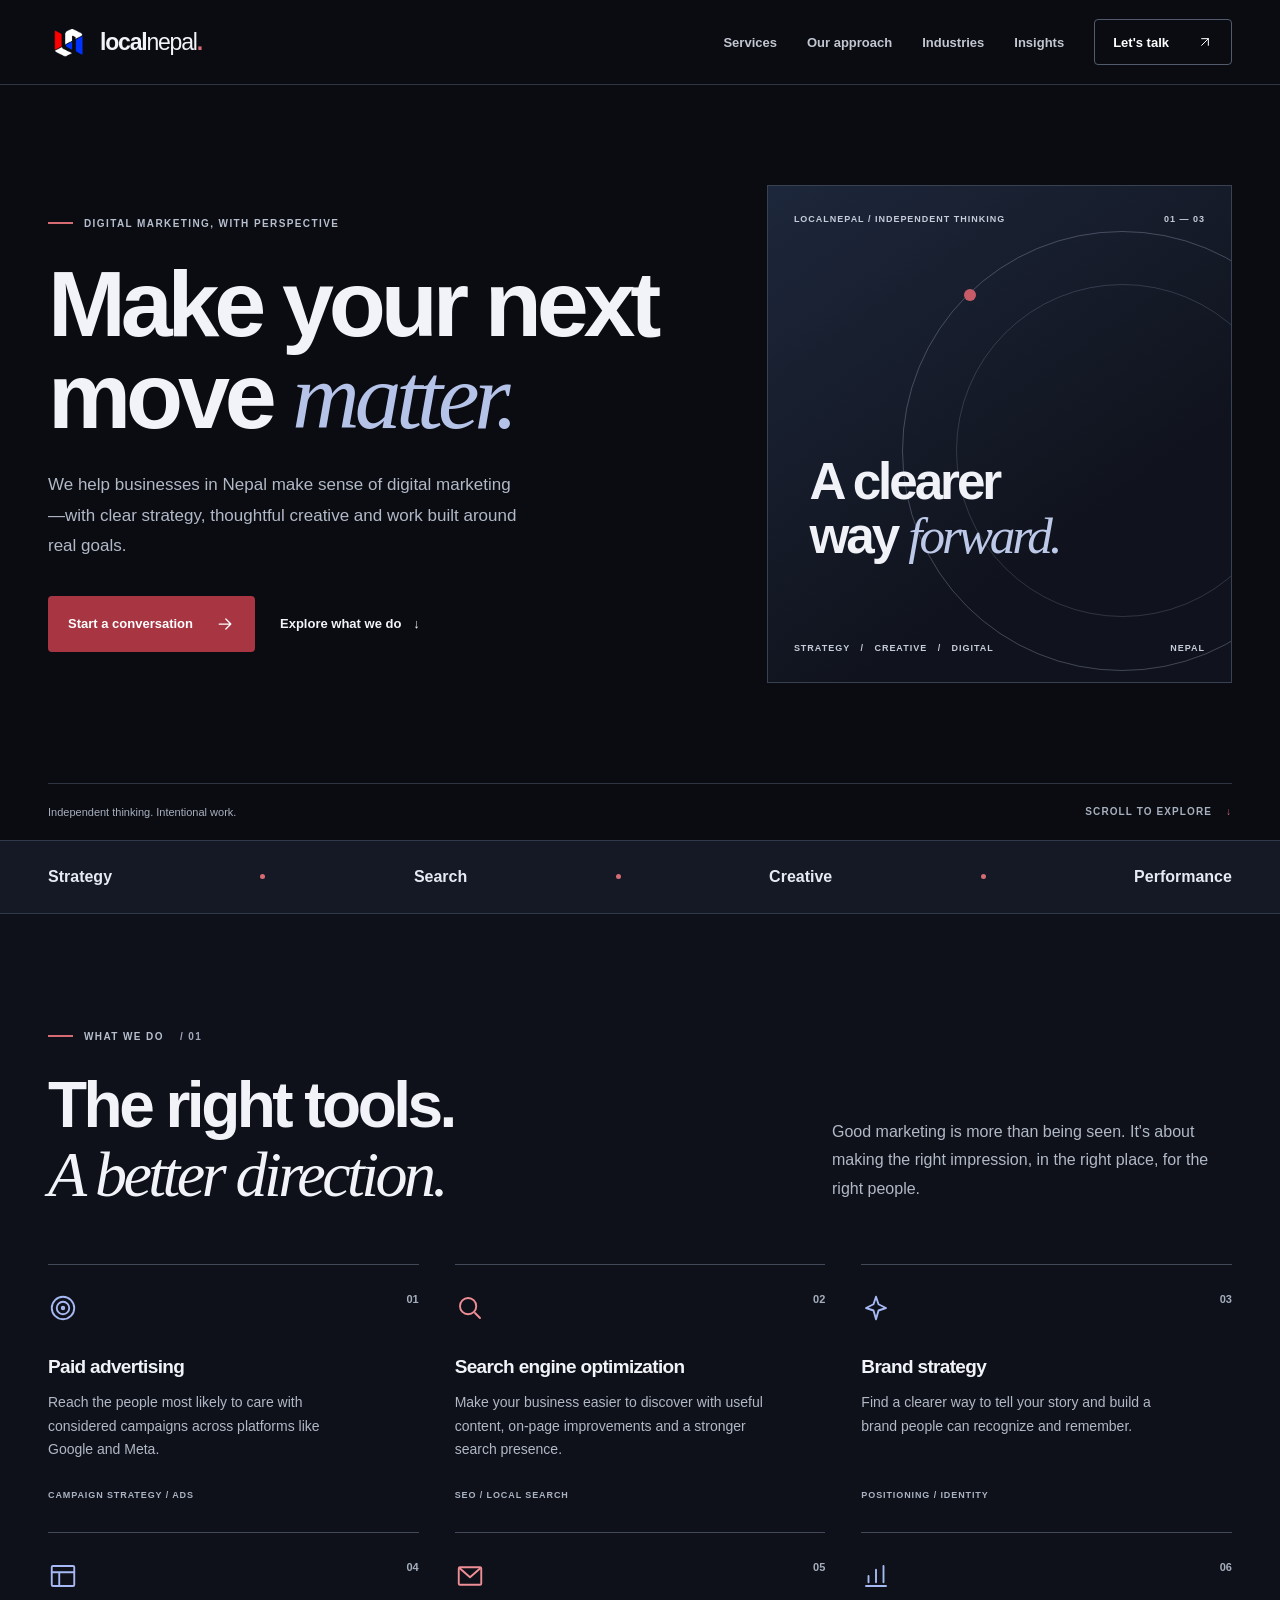
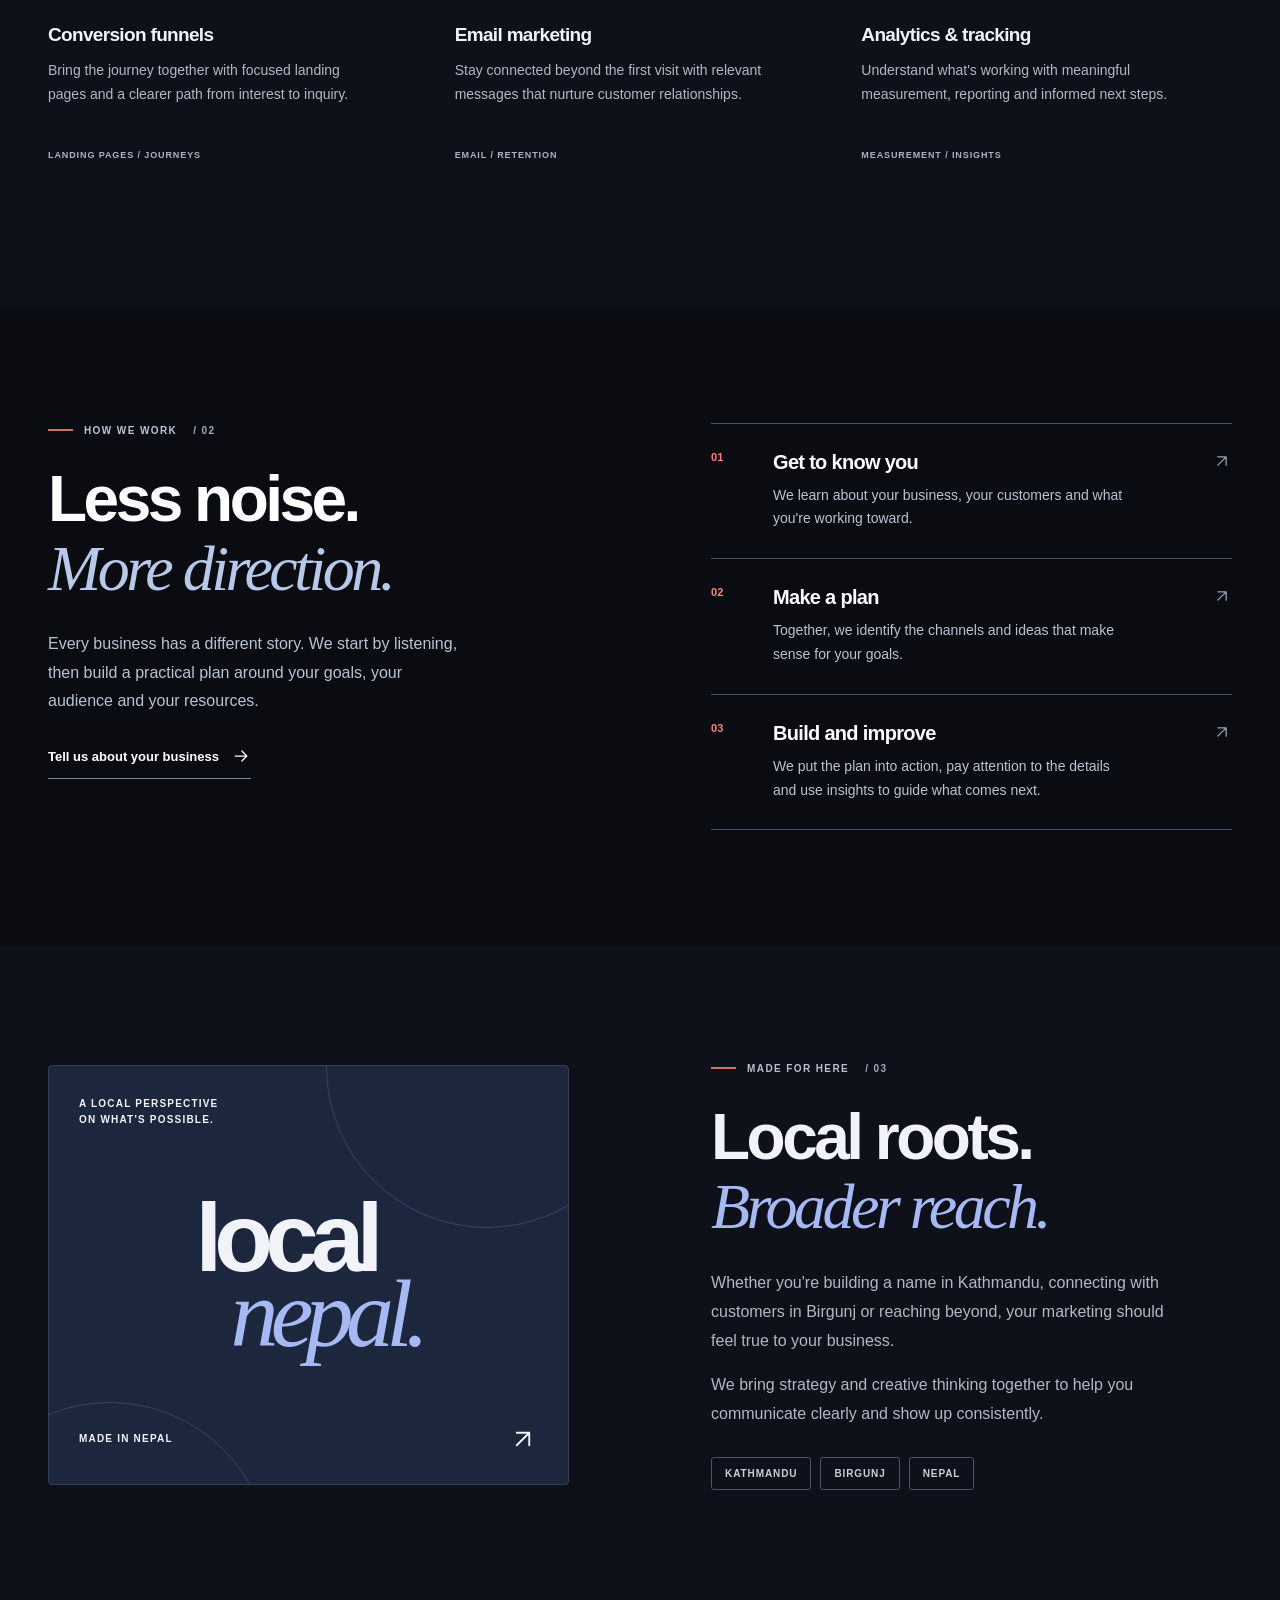
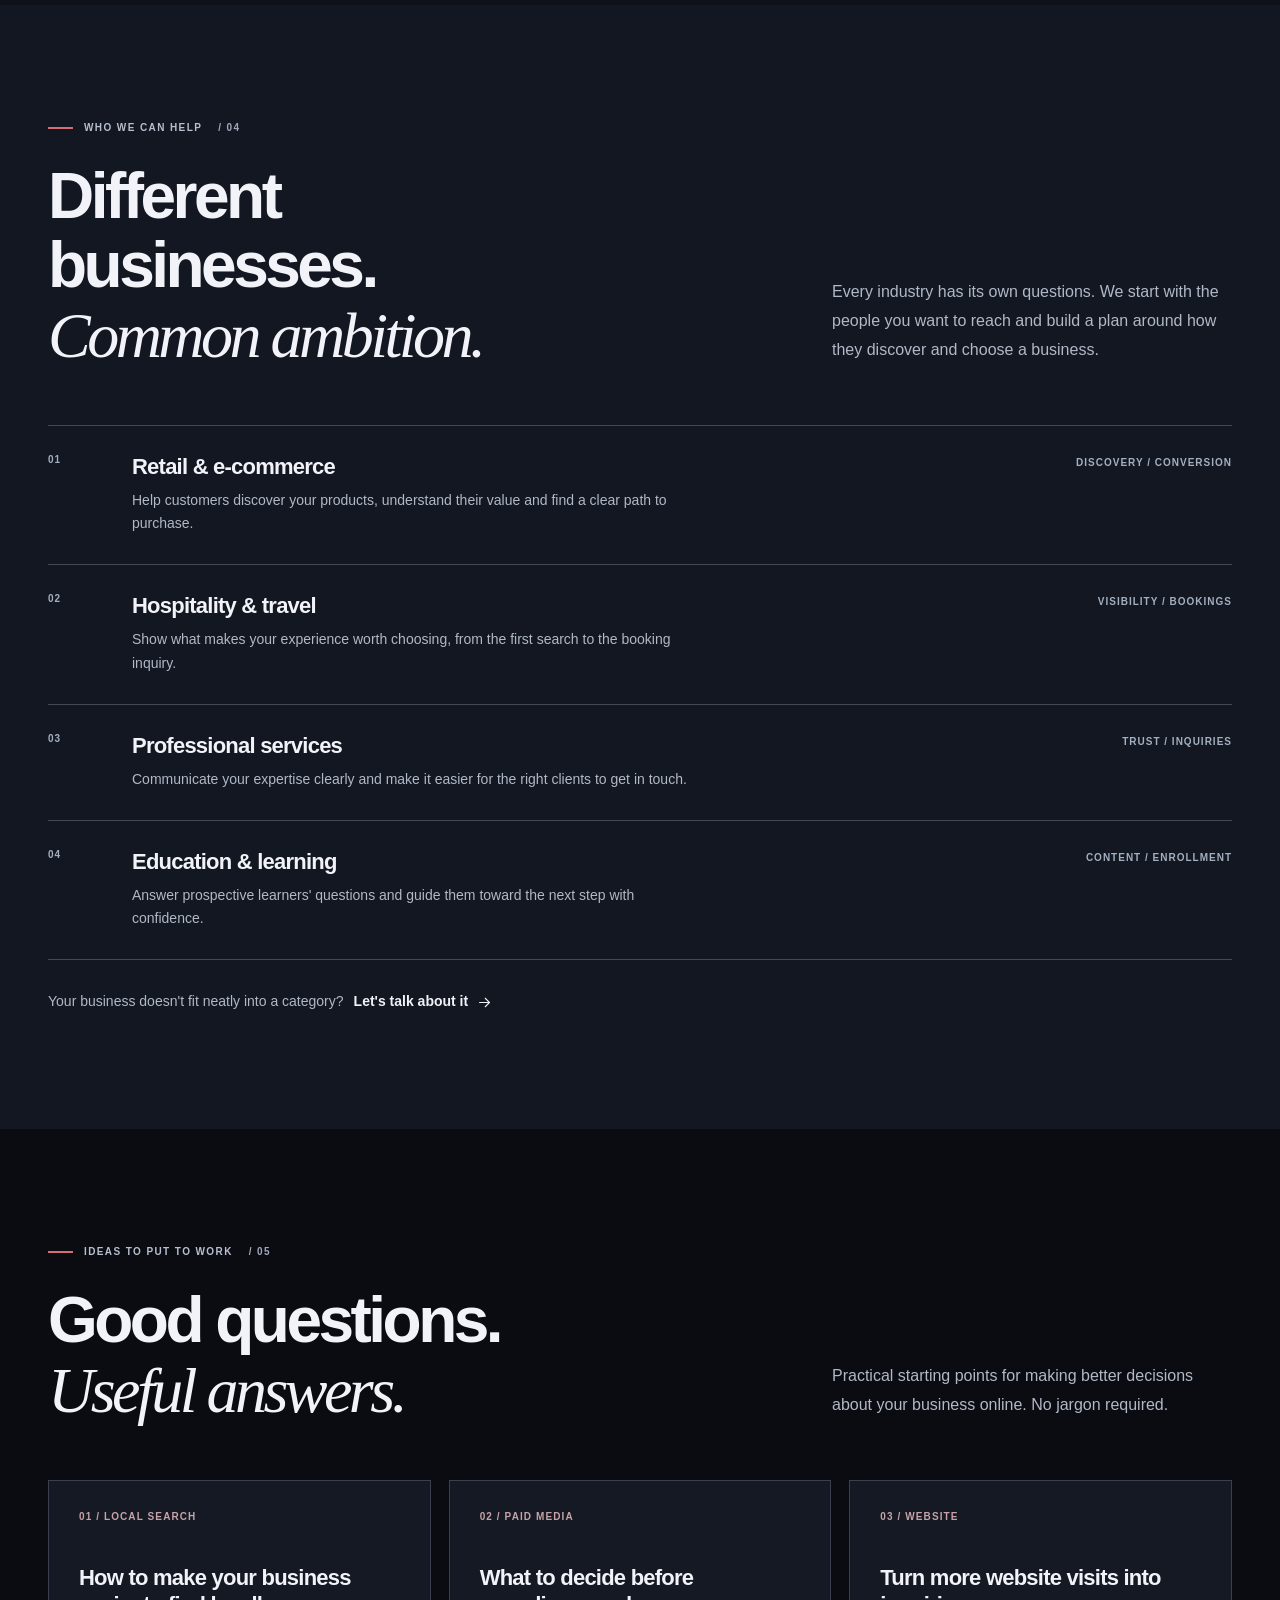
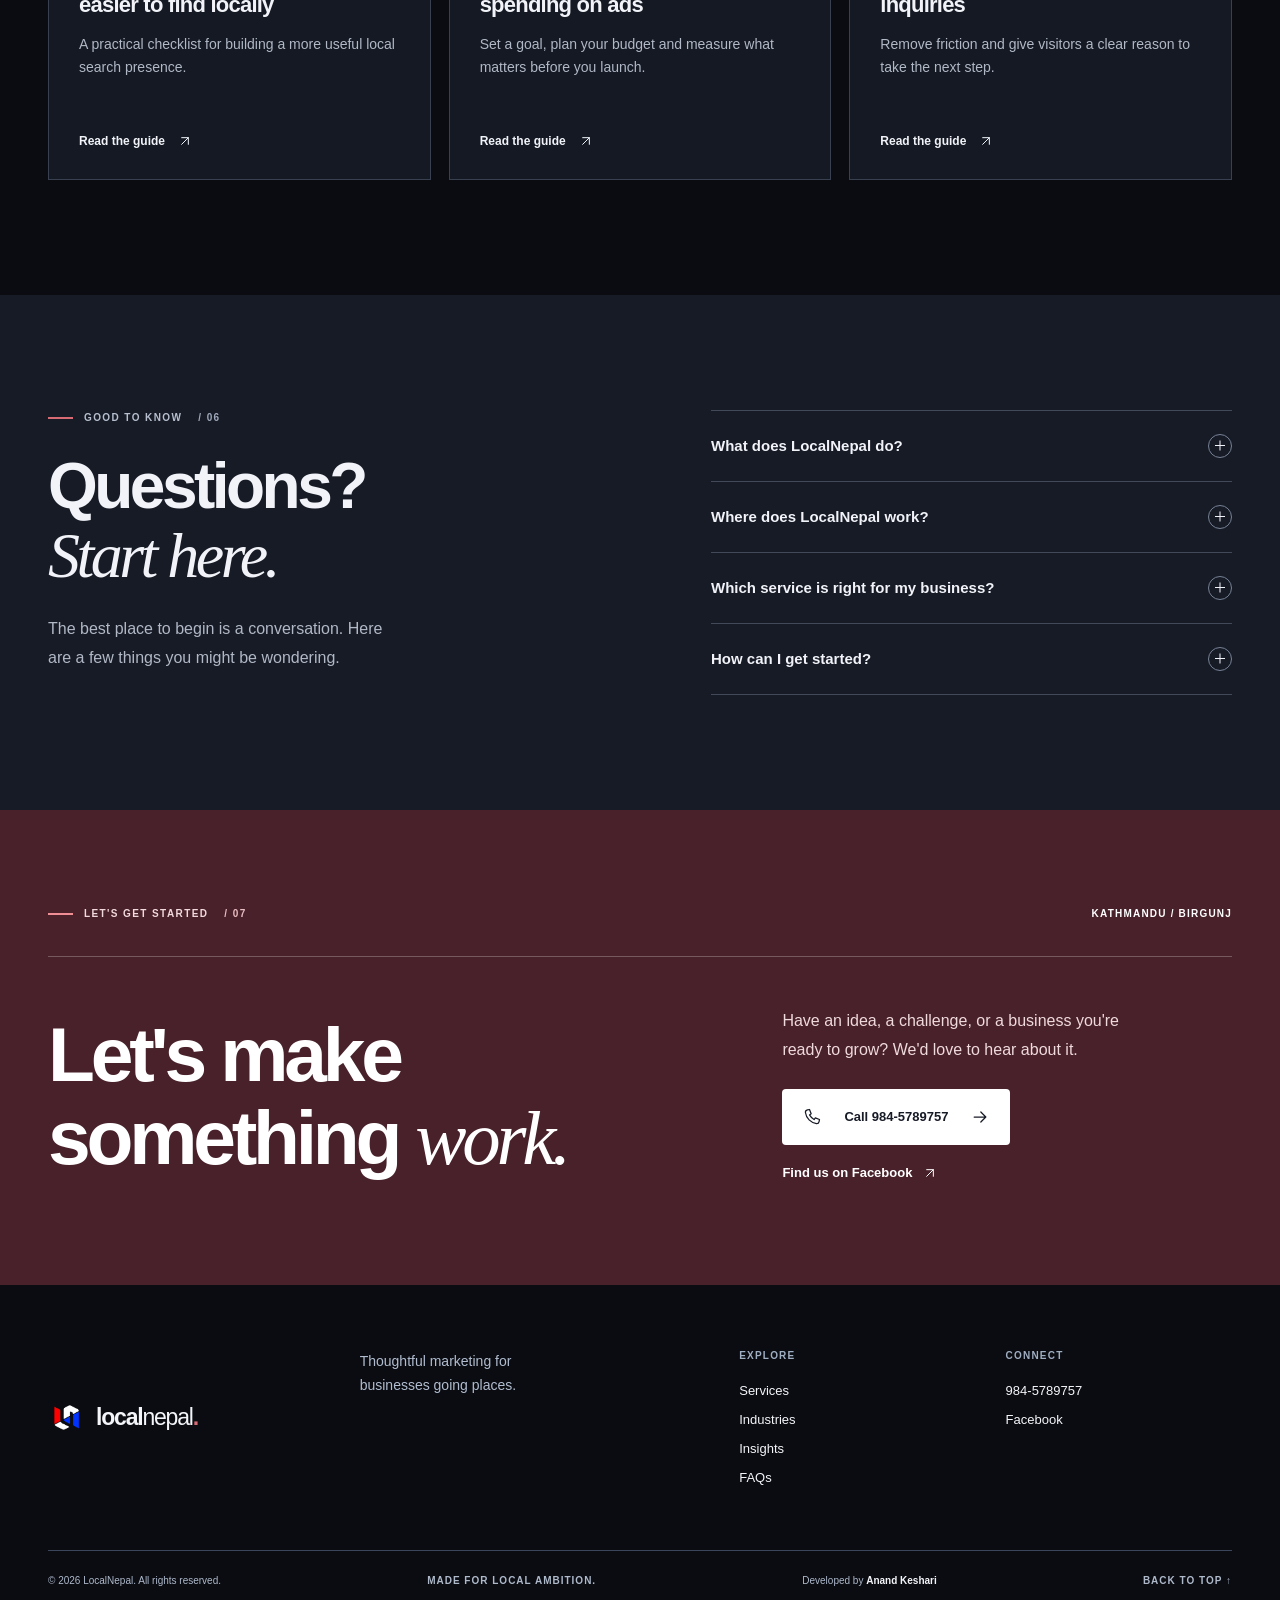
<file: index.html>
<!doctype html>
<html lang="en">
<head>
  <meta charset="utf-8">
  <meta name="viewport" content="width=device-width, initial-scale=1">
  <title>LocalNepal | Digital Marketing for Businesses in Nepal</title>
  <meta name="description" content="LocalNepal helps businesses in Kathmandu and Birgunj connect with customers through digital marketing, SEO, paid ads, brand strategy and more.">
  <meta name="robots" content="index, follow, max-image-preview:large">
  <link rel="canonical" href="https://anandksri.github.io/localnepal/">
  <meta property="og:type" content="website">
  <meta property="og:site_name" content="LocalNepal">
  <meta property="og:title" content="LocalNepal | Digital Marketing for Businesses in Nepal">
  <meta property="og:description" content="Thoughtful digital marketing for businesses ready to reach the right people. Serving Kathmandu and Birgunj.">
  <meta property="og:url" content="https://anandksri.github.io/localnepal/">
  <meta property="og:image" content="https://anandksri.github.io/localnepal/images/localnepal.png">
  <meta property="og:image:alt" content="LocalNepal logo">
  <meta name="twitter:card" content="summary">
  <meta name="twitter:title" content="LocalNepal | Digital Marketing for Businesses in Nepal">
  <meta name="twitter:description" content="Thoughtful digital marketing for businesses ready to reach the right people.">
  <meta name="twitter:image" content="https://anandksri.github.io/localnepal/images/localnepal.png">
  <meta name="theme-color" content="#0a0c12">
  <link rel="icon" type="image/png" href="images/localnepal.png">
  <link rel="stylesheet" href="style.css">
  <script type="application/ld+json">
  {
    "@context": "https://schema.org",
    "@type": "ProfessionalService",
    "name": "LocalNepal",
    "description": "Digital marketing, SEO, paid advertising and brand strategy for businesses in Nepal.",
    "url": "https://anandksri.github.io/localnepal/",
    "image": "https://anandksri.github.io/localnepal/images/localnepal.png",
    "telephone": "+977-9845789757",
    "areaServed": [
      { "@type": "City", "name": "Kathmandu" },
      { "@type": "City", "name": "Birgunj" }
    ],
    "sameAs": ["https://www.facebook.com/profile.php?id=61578583409553"]
  }
  </script>
  <script src="script.js" defer></script>
</head>
<body>
  <svg class="icon-sprite" xmlns="http://www.w3.org/2000/svg" aria-hidden="true">
    <symbol id="icon-arrow" viewBox="0 0 24 24"><path d="M5 12h14M13 6l6 6-6 6"/></symbol>
    <symbol id="icon-up-right" viewBox="0 0 24 24"><path d="M7 17 17 7M7 7h10v10"/></symbol>
    <symbol id="icon-search" viewBox="0 0 24 24"><circle cx="10.5" cy="10.5" r="6.5"/><path d="m16 16 4 4"/></symbol>
    <symbol id="icon-target" viewBox="0 0 24 24"><circle cx="12" cy="12" r="9"/><circle cx="12" cy="12" r="5"/><circle cx="12" cy="12" r="1"/></symbol>
    <symbol id="icon-spark" viewBox="0 0 24 24"><path d="M12 3 14 9l6 3-6 2-2 7-2-7-6-2 6-3 2-6Z"/></symbol>
    <symbol id="icon-layout" viewBox="0 0 24 24"><rect x="3" y="4" width="18" height="16" rx="1"/><path d="M3 9h18M9 9v11"/></symbol>
    <symbol id="icon-mail" viewBox="0 0 24 24"><rect x="3" y="5" width="18" height="14" rx="1"/><path d="m4 6 8 7 8-7"/></symbol>
    <symbol id="icon-chart" viewBox="0 0 24 24"><path d="M4 20h16M6 17v-5M12 17V7M18 17V4"/></symbol>
    <symbol id="icon-phone" viewBox="0 0 24 24"><path d="M6.5 3.5 9 3l2 5-2 1.5a15 15 0 0 0 5.5 5.5L16 13l5 2-.5 2.5a3 3 0 0 1-3.1 2.4A15.5 15.5 0 0 1 4.1 6.6 3 3 0 0 1 6.5 3.5Z"/></symbol>
  </svg>
  <a class="skip-link" href="#main">Skip to content</a>

  <header class="site-header">
    <div class="container nav-wrap">
      <a class="brand" href="#home" aria-label="LocalNepal home">
        <img src="images/localnepal.png" alt="" width="42" height="42">
        <span>local<span class="brand-accent">nepal</span><span class="brand-dot">.</span></span>
      </a>
      <button class="menu-toggle" type="button" aria-expanded="false" aria-controls="primary-nav" hidden>
        <span class="menu-label">Menu</span><span class="menu-lines" aria-hidden="true"></span>
      </button>
      <nav id="primary-nav" class="primary-nav" aria-label="Main navigation">
        <a href="#services">Services</a>
        <a href="#approach">Our approach</a>
        <a href="#industries">Industries</a>
        <a href="resources.html">Insights</a>
        <a class="nav-cta" href="#contact">Let's talk <svg class="icon"><use href="#icon-up-right"></use></svg></a>
      </nav>
    </div>
  </header>

  <main id="main">
    <section class="hero" id="home">
      <div class="container hero-grid">
        <div class="hero-copy">
          <p class="eyebrow"><span class="eyebrow-line"></span> Digital marketing, with perspective</p>
          <h1>Make your next move <em>matter.</em></h1>
          <p class="hero-description">We help businesses in Nepal make sense of digital marketing—with clear strategy, thoughtful creative and work built around real goals.</p>
          <div class="hero-actions">
            <a class="button button-light" href="#contact">Start a conversation <svg class="icon"><use href="#icon-arrow"></use></svg></a>
            <a class="text-link" href="#services">Explore what we do <span aria-hidden="true">↓</span></a>
          </div>
        </div>
        <div class="hero-art" aria-hidden="true">
          <div class="art-heading"><span>LOCALNEPAL / INDEPENDENT THINKING</span><span>01 — 03</span></div>
          <div class="art-orbit"><div class="art-orbit-inner"></div><span class="art-orbit-dot"></span></div>
          <div class="art-statement">A clearer<br>way <em>forward.</em></div>
          <div class="art-caption"><span>STRATEGY &nbsp; / &nbsp; CREATIVE &nbsp; / &nbsp; DIGITAL</span><span>NEPAL</span></div>
        </div>
      </div>
      <div class="container hero-foot"><span>Independent thinking. Intentional work.</span><span>SCROLL TO EXPLORE <span aria-hidden="true">↓</span></span></div>
    </section>

    <div class="ticker" aria-label="Our focus">
      <div class="container ticker-inner"><span>Strategy</span><span class="ticker-divider" aria-hidden="true"></span><span>Search</span><span class="ticker-divider" aria-hidden="true"></span><span>Creative</span><span class="ticker-divider" aria-hidden="true"></span><span>Performance</span></div>
    </div>

    <section class="section services" id="services">
      <div class="container">
        <div class="section-heading">
          <div><p class="eyebrow dark-eyebrow"><span class="eyebrow-line"></span> What we do <span class="section-number">/ 01</span></p><h2>The right tools.<br><em>A better direction.</em></h2></div>
          <p>Good marketing is more than being seen. It's about making the right impression, in the right place, for the right people.</p>
        </div>
        <div class="service-grid">
          <article class="service-card"><div class="card-top"><svg class="icon service-icon"><use href="#icon-target"></use></svg><span>01</span></div><h3>Paid advertising</h3><p>Reach the people most likely to care with considered campaigns across platforms like Google and Meta.</p><span class="card-tag">CAMPAIGN STRATEGY / ADS</span></article>
          <article class="service-card"><div class="card-top"><svg class="icon service-icon"><use href="#icon-search"></use></svg><span>02</span></div><h3>Search engine optimization</h3><p>Make your business easier to discover with useful content, on-page improvements and a stronger search presence.</p><span class="card-tag">SEO / LOCAL SEARCH</span></article>
          <article class="service-card"><div class="card-top"><svg class="icon service-icon"><use href="#icon-spark"></use></svg><span>03</span></div><h3>Brand strategy</h3><p>Find a clearer way to tell your story and build a brand people can recognize and remember.</p><span class="card-tag">POSITIONING / IDENTITY</span></article>
          <article class="service-card"><div class="card-top"><svg class="icon service-icon"><use href="#icon-layout"></use></svg><span>04</span></div><h3>Conversion funnels</h3><p>Bring the journey together with focused landing pages and a clearer path from interest to inquiry.</p><span class="card-tag">LANDING PAGES / JOURNEYS</span></article>
          <article class="service-card"><div class="card-top"><svg class="icon service-icon"><use href="#icon-mail"></use></svg><span>05</span></div><h3>Email marketing</h3><p>Stay connected beyond the first visit with relevant messages that nurture customer relationships.</p><span class="card-tag">EMAIL / RETENTION</span></article>
          <article class="service-card"><div class="card-top"><svg class="icon service-icon"><use href="#icon-chart"></use></svg><span>06</span></div><h3>Analytics &amp; tracking</h3><p>Understand what's working with meaningful measurement, reporting and informed next steps.</p><span class="card-tag">MEASUREMENT / INSIGHTS</span></article>
        </div>
      </div>
    </section>

    <section class="section approach" id="approach">
      <div class="container approach-grid">
        <div class="approach-intro">
          <p class="eyebrow"><span class="eyebrow-line"></span> How we work <span class="section-number">/ 02</span></p>
          <h2>Less noise.<br><em>More direction.</em></h2>
          <p>Every business has a different story. We start by listening, then build a practical plan around your goals, your audience and your resources.</p>
          <a class="text-link light-link" href="#contact">Tell us about your business <svg class="icon"><use href="#icon-arrow"></use></svg></a>
        </div>
        <div class="steps">
          <div class="step"><span>01</span><div><h3>Get to know you</h3><p>We learn about your business, your customers and what you're working toward.</p></div><svg class="icon"><use href="#icon-up-right"></use></svg></div>
          <div class="step"><span>02</span><div><h3>Make a plan</h3><p>Together, we identify the channels and ideas that make sense for your goals.</p></div><svg class="icon"><use href="#icon-up-right"></use></svg></div>
          <div class="step"><span>03</span><div><h3>Build and improve</h3><p>We put the plan into action, pay attention to the details and use insights to guide what comes next.</p></div><svg class="icon"><use href="#icon-up-right"></use></svg></div>
        </div>
      </div>
    </section>

    <section class="section local-section">
      <div class="container local-grid">
        <div class="local-art" aria-hidden="true"><div class="local-art-label">A LOCAL PERSPECTIVE<br>ON WHAT'S POSSIBLE.</div><div class="local-art-mark"><span>local</span><i>nepal.</i></div><div class="local-art-bottom"><span>MADE IN NEPAL</span><svg class="icon"><use href="#icon-up-right"></use></svg></div></div>
        <div class="local-copy"><p class="eyebrow dark-eyebrow"><span class="eyebrow-line"></span> Made for here <span class="section-number">/ 03</span></p><h2>Local roots.<br><em>Broader reach.</em></h2><p>Whether you're building a name in Kathmandu, connecting with customers in Birgunj or reaching beyond, your marketing should feel true to your business.</p><p>We bring strategy and creative thinking together to help you communicate clearly and show up consistently.</p><div class="location-list"><span>KATHMANDU</span><span>BIRGUNJ</span><span>NEPAL</span></div></div>
      </div>
    </section>

    <section class="section industries" id="industries">
      <div class="container">
        <div class="section-heading">
          <div><p class="eyebrow"><span class="eyebrow-line"></span> Who we can help <span class="section-number">/ 04</span></p><h2>Different businesses.<br><em>Common ambition.</em></h2></div>
          <p>Every industry has its own questions. We start with the people you want to reach and build a plan around how they discover and choose a business.</p>
        </div>
        <div class="industry-list">
          <article><span>01</span><div><h3>Retail &amp; e-commerce</h3><p>Help customers discover your products, understand their value and find a clear path to purchase.</p></div><span class="industry-detail">DISCOVERY / CONVERSION</span></article>
          <article><span>02</span><div><h3>Hospitality &amp; travel</h3><p>Show what makes your experience worth choosing, from the first search to the booking inquiry.</p></div><span class="industry-detail">VISIBILITY / BOOKINGS</span></article>
          <article><span>03</span><div><h3>Professional services</h3><p>Communicate your expertise clearly and make it easier for the right clients to get in touch.</p></div><span class="industry-detail">TRUST / INQUIRIES</span></article>
          <article><span>04</span><div><h3>Education &amp; learning</h3><p>Answer prospective learners' questions and guide them toward the next step with confidence.</p></div><span class="industry-detail">CONTENT / ENROLLMENT</span></article>
        </div>
        <p class="industry-note">Your business doesn't fit neatly into a category? <a href="#contact">Let's talk about it <svg class="icon"><use href="#icon-arrow"></use></svg></a></p>
      </div>
    </section>

    <section class="section insights" id="insights">
      <div class="container">
        <div class="section-heading">
          <div><p class="eyebrow"><span class="eyebrow-line"></span> Ideas to put to work <span class="section-number">/ 05</span></p><h2>Good questions.<br><em>Useful answers.</em></h2></div>
          <p>Practical starting points for making better decisions about your business online. No jargon required.</p>
        </div>
        <div class="insight-grid">
          <a class="insight-card" href="resources.html#local-search"><span class="insight-type">01 / LOCAL SEARCH</span><h3>How to make your business easier to find locally</h3><p>A practical checklist for building a more useful local search presence.</p><span class="insight-link">Read the guide <svg class="icon"><use href="#icon-up-right"></use></svg></span></a>
          <a class="insight-card" href="resources.html#paid-ads"><span class="insight-type">02 / PAID MEDIA</span><h3>What to decide before spending on ads</h3><p>Set a goal, plan your budget and measure what matters before you launch.</p><span class="insight-link">Read the guide <svg class="icon"><use href="#icon-up-right"></use></svg></span></a>
          <a class="insight-card" href="resources.html#website-conversion"><span class="insight-type">03 / WEBSITE</span><h3>Turn more website visits into inquiries</h3><p>Remove friction and give visitors a clear reason to take the next step.</p><span class="insight-link">Read the guide <svg class="icon"><use href="#icon-up-right"></use></svg></span></a>
        </div>
      </div>
    </section>

    <section class="section faq-section" id="questions">
      <div class="container faq-grid">
        <div><p class="eyebrow dark-eyebrow"><span class="eyebrow-line"></span> Good to know <span class="section-number">/ 06</span></p><h2>Questions?<br><em>Start here.</em></h2><p class="faq-intro">The best place to begin is a conversation. Here are a few things you might be wondering.</p></div>
        <div class="faq-list">
          <details><summary>What does LocalNepal do?<span aria-hidden="true"></span></summary><p>LocalNepal is a digital marketing company helping businesses with paid advertising, SEO, brand strategy, conversion funnels, email marketing and analytics.</p></details>
          <details><summary>Where does LocalNepal work?<span aria-hidden="true"></span></summary><p>We work with businesses in Kathmandu and Birgunj, Nepal. Get in touch to discuss your business and where you want to reach customers.</p></details>
          <details><summary>Which service is right for my business?<span aria-hidden="true"></span></summary><p>That depends on your goals, audience and current digital presence. We'll start by understanding your needs before discussing the right approach.</p></details>
          <details><summary>How can I get started?<span aria-hidden="true"></span></summary><p>Call us or connect with us on Facebook. Tell us a little about your business and what you'd like to achieve.</p></details>
        </div>
      </div>
    </section>

    <section class="contact" id="contact">
      <div class="container">
        <div class="contact-top"><p class="eyebrow"><span class="eyebrow-line"></span> Let's get started <span class="section-number">/ 07</span></p><span>KATHMANDU / BIRGUNJ</span></div>
        <div class="contact-main"><h2>Let's make<br>something <em>work.</em></h2><div><p>Have an idea, a challenge, or a business you're ready to grow? We'd love to hear about it.</p><a class="button button-light" href="tel:+9779845789757"><svg class="icon"><use href="#icon-phone"></use></svg> Call 984-5789757 <svg class="icon"><use href="#icon-arrow"></use></svg></a><a class="contact-social" href="https://www.facebook.com/profile.php?id=61578583409553">Find us on Facebook <svg class="icon"><use href="#icon-up-right"></use></svg></a></div></div>
      </div>
    </section>
  </main>
  <footer class="footer"><div class="container footer-main"><a class="brand" href="#home"><img src="images/localnepal.png" alt="" width="38" height="38"><span>local<span class="brand-accent">nepal</span><span class="brand-dot">.</span></span></a><p>Thoughtful marketing for<br>businesses going places.</p><div><span class="footer-label">EXPLORE</span><a href="#services">Services</a><a href="#industries">Industries</a><a href="resources.html">Insights</a><a href="#questions">FAQs</a></div><div><span class="footer-label">CONNECT</span><a href="tel:+9779845789757">984-5789757</a><a href="https://www.facebook.com/profile.php?id=61578583409553">Facebook</a></div></div><div class="container footer-bottom"><span>© 2026 LocalNepal. All rights reserved.</span><span>MADE FOR LOCAL AMBITION.</span><span class="footer-credit">Developed by <a href="https://anandkeshari.com.np">Anand Keshari</a></span><a href="#home">BACK TO TOP ↑</a></div></footer>
</body>
</html>
</file>
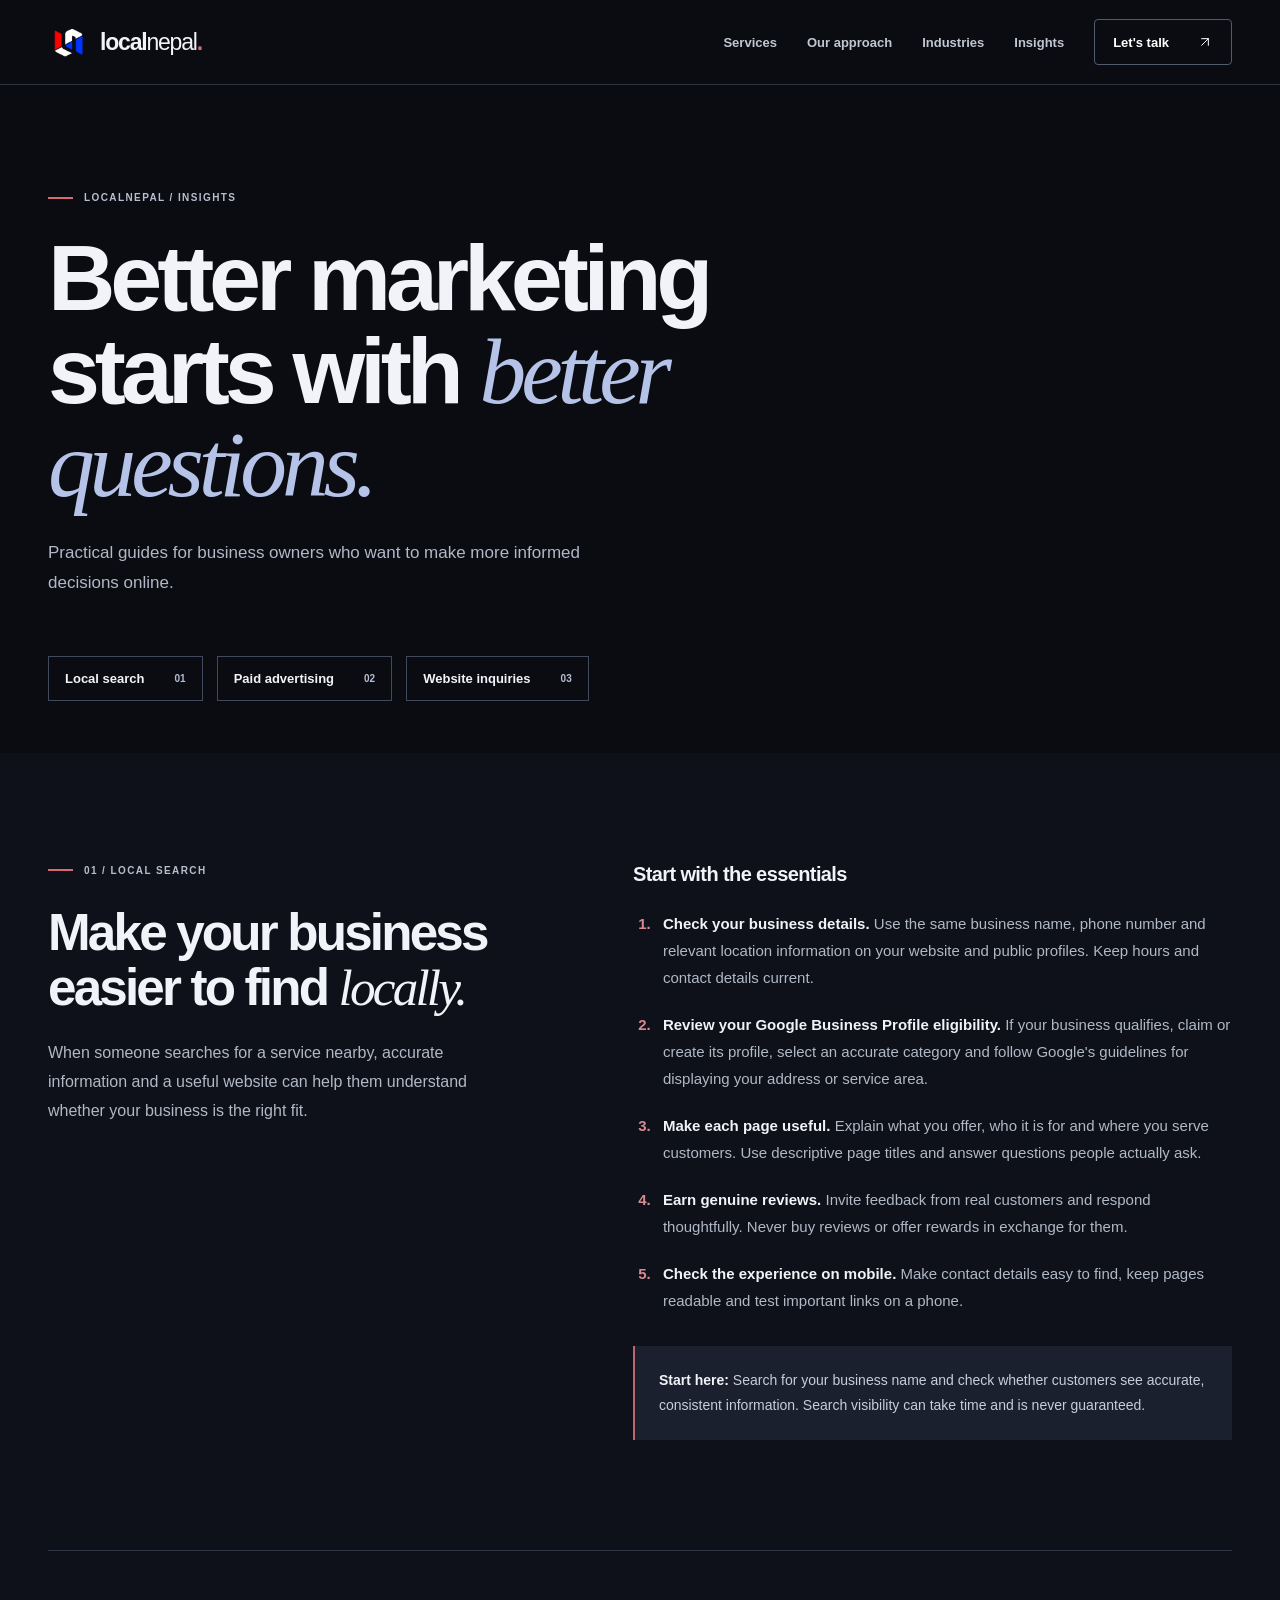
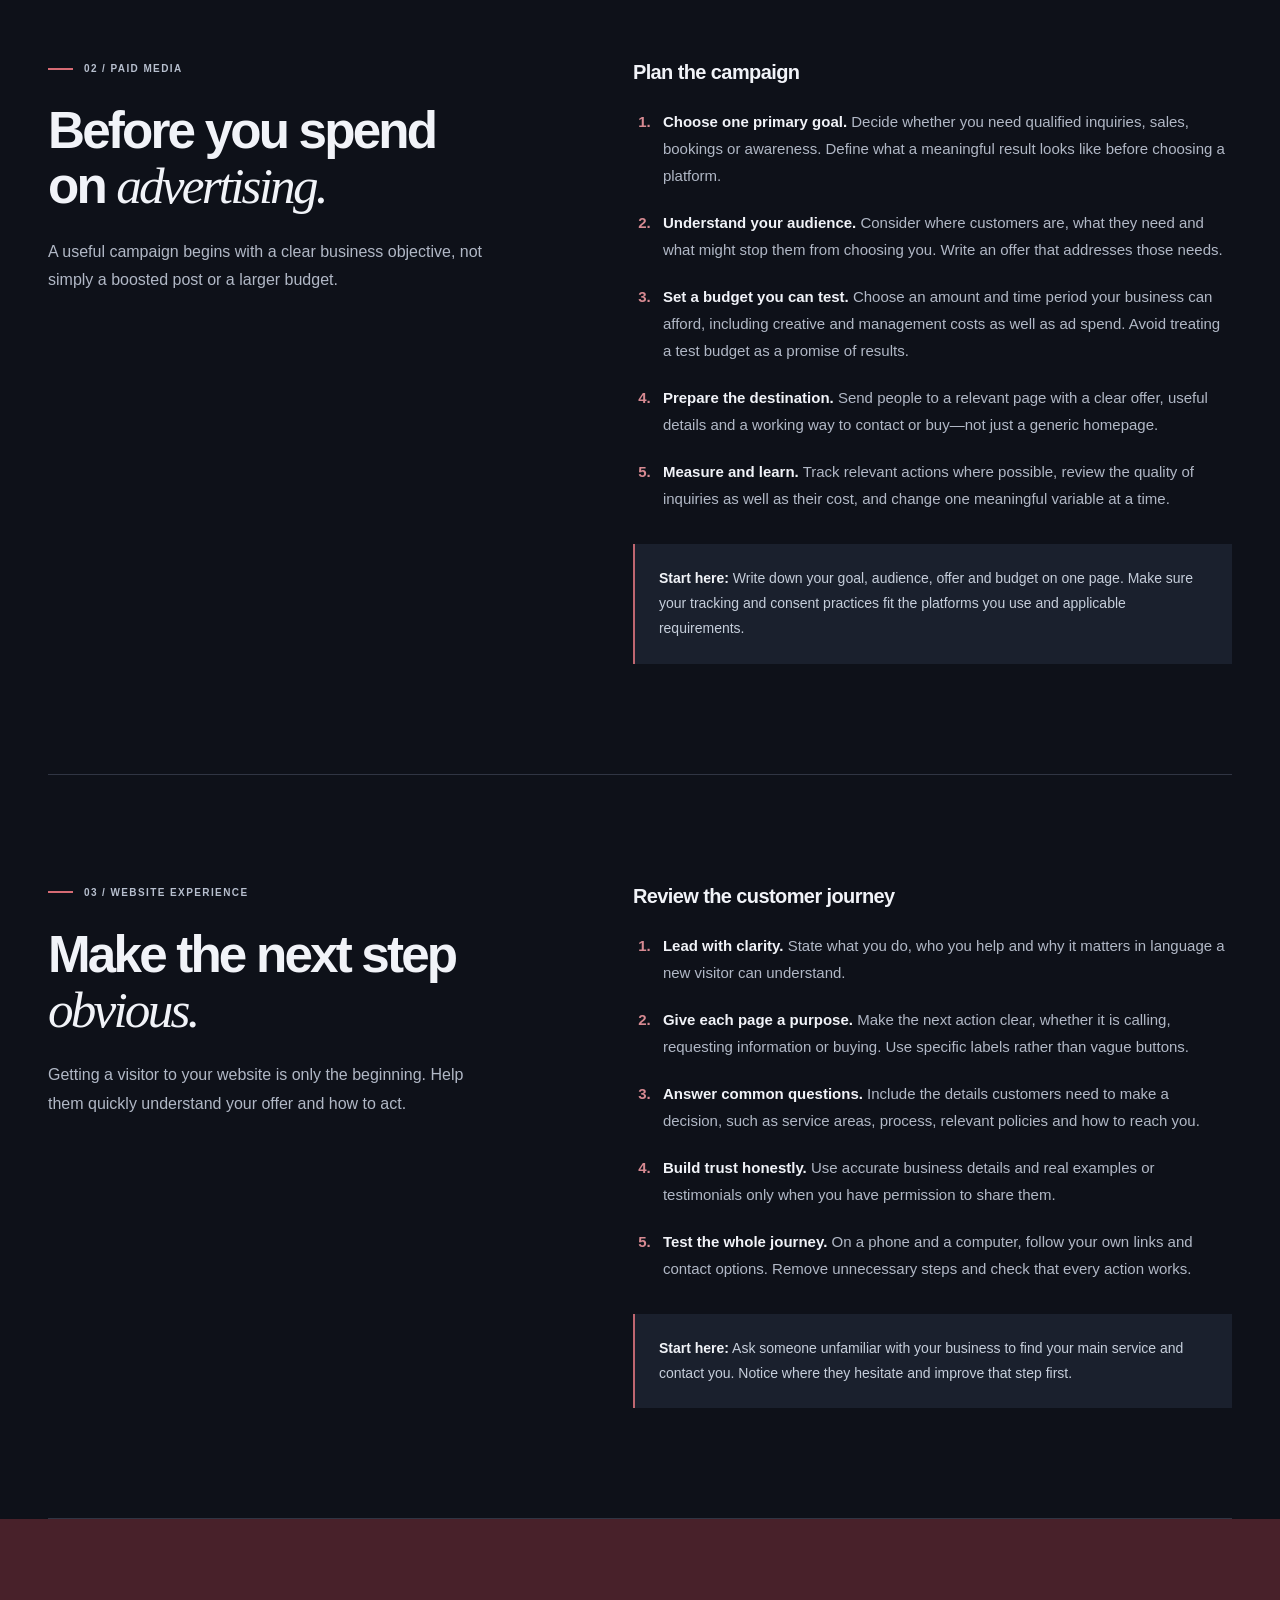
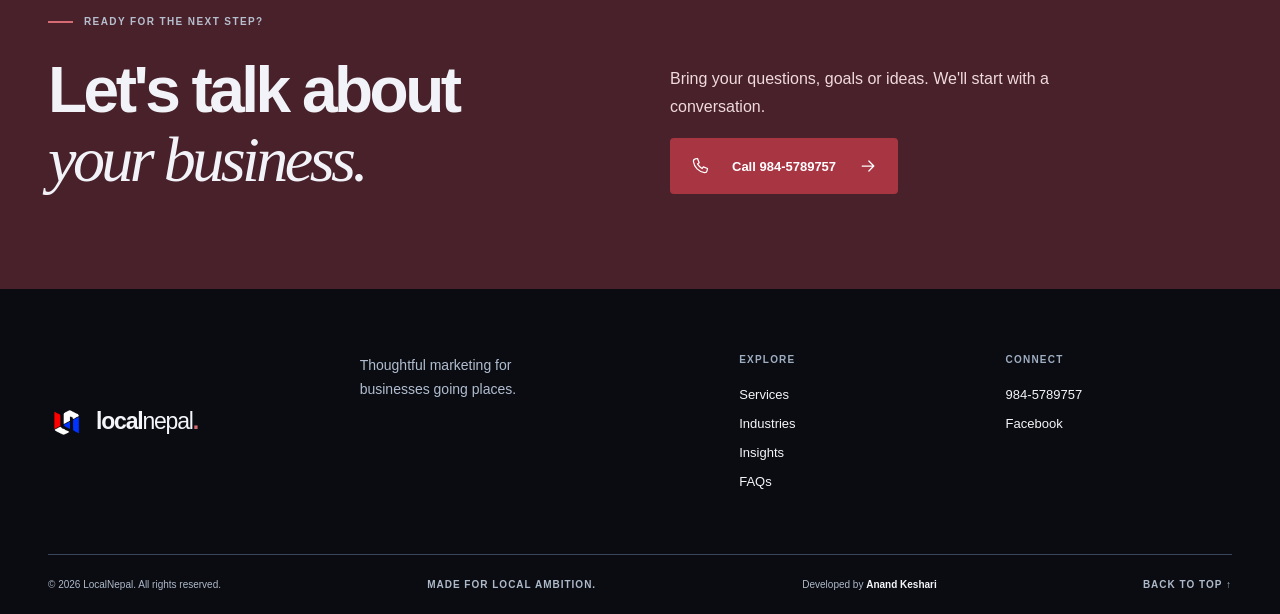
<file: resources.html>
<!doctype html>
<html lang="en">
<head>
  <meta charset="utf-8">
  <meta name="viewport" content="width=device-width, initial-scale=1">
  <title>Digital Marketing Guides for Nepal Businesses | LocalNepal</title>
  <meta name="description" content="Practical guides to local search, paid advertising and website inquiries for businesses in Nepal, from LocalNepal.">
  <meta name="robots" content="index, follow, max-image-preview:large">
  <link rel="canonical" href="https://anandksri.github.io/localnepal/resources.html">
  <meta property="og:type" content="website">
  <meta property="og:site_name" content="LocalNepal">
  <meta property="og:title" content="Digital Marketing Guides for Nepal Businesses | LocalNepal">
  <meta property="og:description" content="Practical starting points for local search, paid ads and turning website visits into inquiries.">
  <meta property="og:url" content="https://anandksri.github.io/localnepal/resources.html">
  <meta property="og:image" content="https://anandksri.github.io/localnepal/images/localnepal.png">
  <meta property="og:image:alt" content="LocalNepal logo">
  <meta name="twitter:card" content="summary">
  <meta name="twitter:title" content="Digital Marketing Guides for Nepal Businesses | LocalNepal">
  <meta name="twitter:description" content="Practical starting points for local search, paid ads and turning website visits into inquiries.">
  <meta name="twitter:image" content="https://anandksri.github.io/localnepal/images/localnepal.png">
  <meta name="theme-color" content="#0a0c12">
  <link rel="icon" type="image/png" href="images/localnepal.png">
  <link rel="stylesheet" href="style.css">
  <script src="script.js" defer></script>
</head>
<body>
  <svg class="icon-sprite" xmlns="http://www.w3.org/2000/svg" aria-hidden="true">
    <symbol id="icon-arrow" viewBox="0 0 24 24"><path d="M5 12h14M13 6l6 6-6 6"/></symbol>
    <symbol id="icon-up-right" viewBox="0 0 24 24"><path d="M7 17 17 7M7 7h10v10"/></symbol>
    <symbol id="icon-phone" viewBox="0 0 24 24"><path d="M6.5 3.5 9 3l2 5-2 1.5a15 15 0 0 0 5.5 5.5L16 13l5 2-.5 2.5a3 3 0 0 1-3.1 2.4A15.5 15.5 0 0 1 4.1 6.6 3 3 0 0 1 6.5 3.5Z"/></symbol>
  </svg>
  <a class="skip-link" href="#main">Skip to content</a>
  <header class="site-header">
    <div class="container nav-wrap">
      <a class="brand" href="index.html" aria-label="LocalNepal home"><img src="images/localnepal.png" alt="" width="42" height="42"><span>local<span class="brand-accent">nepal</span><span class="brand-dot">.</span></span></a>
      <button class="menu-toggle" type="button" aria-expanded="false" aria-controls="primary-nav" hidden><span class="menu-label">Menu</span><span class="menu-lines" aria-hidden="true"></span></button>
      <nav id="primary-nav" class="primary-nav" aria-label="Main navigation">
        <a href="index.html#services">Services</a>
        <a href="index.html#approach">Our approach</a>
        <a href="index.html#industries">Industries</a>
        <a href="resources.html" aria-current="page">Insights</a>
        <a class="nav-cta" href="index.html#contact">Let's talk <svg class="icon"><use href="#icon-up-right"></use></svg></a>
      </nav>
    </div>
  </header>
  <main id="main">
    <section class="resource-hero">
      <div class="container">
        <p class="eyebrow"><span class="eyebrow-line"></span> LocalNepal / Insights</p>
        <h1>Better marketing<br>starts with <em>better questions.</em></h1>
        <p>Practical guides for business owners who want to make more informed decisions online.</p>
        <nav class="resource-jump" aria-label="On this page">
          <a href="#local-search">Local search <span>01</span></a>
          <a href="#paid-ads">Paid advertising <span>02</span></a>
          <a href="#website-conversion">Website inquiries <span>03</span></a>
        </nav>
      </div>
    </section>
    <div class="container guide-list">
      <article class="guide" id="local-search">
        <div class="guide-heading"><p class="eyebrow"><span class="eyebrow-line"></span> 01 / Local search</p><h2>Make your business easier to find <em>locally.</em></h2><p>When someone searches for a service nearby, accurate information and a useful website can help them understand whether your business is the right fit.</p></div>
        <div class="guide-body">
          <h3>Start with the essentials</h3>
          <ol>
            <li><strong>Check your business details.</strong> Use the same business name, phone number and relevant location information on your website and public profiles. Keep hours and contact details current.</li>
            <li><strong>Review your Google Business Profile eligibility.</strong> If your business qualifies, claim or create its profile, select an accurate category and follow Google's guidelines for displaying your address or service area.</li>
            <li><strong>Make each page useful.</strong> Explain what you offer, who it is for and where you serve customers. Use descriptive page titles and answer questions people actually ask.</li>
            <li><strong>Earn genuine reviews.</strong> Invite feedback from real customers and respond thoughtfully. Never buy reviews or offer rewards in exchange for them.</li>
            <li><strong>Check the experience on mobile.</strong> Make contact details easy to find, keep pages readable and test important links on a phone.</li>
          </ol>
          <p class="guide-takeaway"><strong>Start here:</strong> Search for your business name and check whether customers see accurate, consistent information. Search visibility can take time and is never guaranteed.</p>
        </div>
      </article>
      <article class="guide" id="paid-ads">
        <div class="guide-heading"><p class="eyebrow"><span class="eyebrow-line"></span> 02 / Paid media</p><h2>Before you spend<br>on <em>advertising.</em></h2><p>A useful campaign begins with a clear business objective, not simply a boosted post or a larger budget.</p></div>
        <div class="guide-body">
          <h3>Plan the campaign</h3>
          <ol>
            <li><strong>Choose one primary goal.</strong> Decide whether you need qualified inquiries, sales, bookings or awareness. Define what a meaningful result looks like before choosing a platform.</li>
            <li><strong>Understand your audience.</strong> Consider where customers are, what they need and what might stop them from choosing you. Write an offer that addresses those needs.</li>
            <li><strong>Set a budget you can test.</strong> Choose an amount and time period your business can afford, including creative and management costs as well as ad spend. Avoid treating a test budget as a promise of results.</li>
            <li><strong>Prepare the destination.</strong> Send people to a relevant page with a clear offer, useful details and a working way to contact or buy—not just a generic homepage.</li>
            <li><strong>Measure and learn.</strong> Track relevant actions where possible, review the quality of inquiries as well as their cost, and change one meaningful variable at a time.</li>
          </ol>
          <p class="guide-takeaway"><strong>Start here:</strong> Write down your goal, audience, offer and budget on one page. Make sure your tracking and consent practices fit the platforms you use and applicable requirements.</p>
        </div>
      </article>
      <article class="guide" id="website-conversion">
        <div class="guide-heading"><p class="eyebrow"><span class="eyebrow-line"></span> 03 / Website experience</p><h2>Make the next step <em>obvious.</em></h2><p>Getting a visitor to your website is only the beginning. Help them quickly understand your offer and how to act.</p></div>
        <div class="guide-body">
          <h3>Review the customer journey</h3>
          <ol>
            <li><strong>Lead with clarity.</strong> State what you do, who you help and why it matters in language a new visitor can understand.</li>
            <li><strong>Give each page a purpose.</strong> Make the next action clear, whether it is calling, requesting information or buying. Use specific labels rather than vague buttons.</li>
            <li><strong>Answer common questions.</strong> Include the details customers need to make a decision, such as service areas, process, relevant policies and how to reach you.</li>
            <li><strong>Build trust honestly.</strong> Use accurate business details and real examples or testimonials only when you have permission to share them.</li>
            <li><strong>Test the whole journey.</strong> On a phone and a computer, follow your own links and contact options. Remove unnecessary steps and check that every action works.</li>
          </ol>
          <p class="guide-takeaway"><strong>Start here:</strong> Ask someone unfamiliar with your business to find your main service and contact you. Notice where they hesitate and improve that step first.</p>
        </div>
      </article>
    </div>
    <section class="resource-contact">
      <div class="container resource-contact-inner"><div><p class="eyebrow"><span class="eyebrow-line"></span> Ready for the next step?</p><h2>Let's talk about<br><em>your business.</em></h2></div><div><p>Bring your questions, goals or ideas. We'll start with a conversation.</p><a class="button button-light" href="tel:+9779845789757"><svg class="icon"><use href="#icon-phone"></use></svg> Call 984-5789757 <svg class="icon"><use href="#icon-arrow"></use></svg></a></div></div>
    </section>
  </main>
  <footer class="footer"><div class="container footer-main"><a class="brand" href="index.html"><img src="images/localnepal.png" alt="" width="38" height="38"><span>local<span class="brand-accent">nepal</span><span class="brand-dot">.</span></span></a><p>Thoughtful marketing for<br>businesses going places.</p><div><span class="footer-label">EXPLORE</span><a href="index.html#services">Services</a><a href="index.html#industries">Industries</a><a href="resources.html">Insights</a><a href="index.html#questions">FAQs</a></div><div><span class="footer-label">CONNECT</span><a href="tel:+9779845789757">984-5789757</a><a href="https://www.facebook.com/profile.php?id=61578583409553">Facebook</a></div></div><div class="container footer-bottom"><span>© 2026 LocalNepal. All rights reserved.</span><span>MADE FOR LOCAL AMBITION.</span><span class="footer-credit">Developed by <a href="https://anandkeshari.com.np">Anand Keshari</a></span><a href="#main">BACK TO TOP ↑</a></div></footer>
</body>
</html>
</file>
<file: style.css>
:root {
  --ink: #f1f3f8;
  --navy: #0a0c12;
  --paper: #0e1119;
  --white: #171b26;
  --muted: #b1b8c6;
  --red: #d66b74;
  --red-text: #f08e96;
  --blue: #a7b9f4;
  --blue-deep: #364d96;
  --line: #303543;
}

* { box-sizing: border-box; }
html { scroll-behavior: smooth; scroll-padding-top: 24px; }
body { margin: 0; background: var(--paper); color: var(--ink); font-family: "Helvetica Neue", Helvetica, Arial, sans-serif; -webkit-font-smoothing: antialiased; }
::selection { background: var(--blue-deep); color: white; }
a { color: inherit; text-decoration: none; }
button { font: inherit; }
img { display: block; max-width: 100%; }
h1, h2, h3, p { margin-top: 0; }
.icon-sprite { position: absolute; width: 0; height: 0; overflow: hidden; }
.icon { width: 20px; height: 20px; fill: none; stroke: currentColor; stroke-width: 1.5; stroke-linecap: round; stroke-linejoin: round; flex: none; }
.container { width: min(calc(100% - 96px), 1220px); margin-inline: auto; }
.skip-link { position: fixed; top: 8px; left: 8px; z-index: 20; padding: 12px; background: white; color: #111; transform: translateY(-150%); }
.skip-link:focus { transform: translateY(0); }
:focus-visible { outline: 3px solid var(--blue); outline-offset: 4px; }

.site-header { background: var(--navy); border-bottom: 1px solid var(--line); }
.nav-wrap { min-height: 84px; display: flex; align-items: center; justify-content: space-between; gap: 30px; }
.brand { display: inline-flex; align-items: center; gap: 10px; font-size: 23px; font-weight: 750; letter-spacing: -1.2px; white-space: nowrap; }
.brand img { padding: 3px; border-radius: 5px; background: var(--navy); object-fit: contain; }
.brand-accent { font-weight: 400; }
.brand-dot { color: var(--red); }
.primary-nav { display: flex; align-items: center; gap: 30px; font-size: 13px; font-weight: 600; }
.primary-nav > a:not(.nav-cta) { color: #c1c6d1; }
.primary-nav > a:not(.nav-cta):hover { color: var(--red-text); }
.nav-cta { display: inline-flex; align-items: center; gap: 28px; padding: 14px 18px; border: 1px solid #525b6e; border-radius: 4px; background: transparent; color: white; transition: background .2s; }
.nav-cta:hover { background: var(--blue-deep); }
.nav-cta .icon { width: 16px; height: 16px; }
.menu-toggle { display: none; }

.hero { background: var(--navy); overflow: hidden; }
.hero-grid { display: grid; grid-template-columns: 1.15fr .85fr; align-items: center; gap: clamp(40px, 7vw, 100px); padding-top: 100px; padding-bottom: 100px; }
.eyebrow { display: flex; align-items: center; gap: 11px; margin: 0 0 27px; color: #b7bfce; font-size: 10px; font-weight: 700; letter-spacing: .14em; line-height: 1.5; text-transform: uppercase; }
.eyebrow-line { display: inline-block; width: 25px; height: 2px; background: var(--red); flex: none; }
.section-number { margin-left: 5px; color: #a0a9bb; }
h1, h2 { font-weight: 600; letter-spacing: -.055em; }
h1 { margin-bottom: 26px; font-size: clamp(58px, 7.3vw, 100px); line-height: .99; }
h1 em, h2 em { font-family: Georgia, "Times New Roman", serif; font-weight: 400; }
h1 em { color: #b6c3e8; }
.hero-description { max-width: 475px; margin-bottom: 0; color: var(--muted); font-size: 17px; line-height: 1.8; }
.hero-actions { display: flex; align-items: center; flex-wrap: wrap; gap: 25px; margin-top: 34px; }
.button { min-height: 56px; padding: 16px 20px; display: inline-flex; align-items: center; justify-content: center; gap: 22px; border-radius: 4px; font-size: 13px; font-weight: 700; transition: background .2s, color .2s; }
.button-light { background: #a83542; color: white; }
.button-light:hover { background: var(--blue-deep); color: white; }
.text-link { display: inline-flex; align-items: center; gap: 12px; font-size: 13px; font-weight: 700; }
.text-link:hover { color: var(--red-text); }

.hero-art { position: relative; width: 100%; max-width: 490px; aspect-ratio: 1 / 1.07; justify-self: end; padding: 26px; overflow: hidden; background: linear-gradient(145deg, #1d273b, #10131d 68%); border: 1px solid #394253; }
.art-heading, .art-caption { position: absolute; z-index: 1; left: 26px; right: 26px; display: flex; justify-content: space-between; gap: 20px; color: #c6ccda; font-size: 9px; font-weight: 700; line-height: 1.6; letter-spacing: .11em; }
.art-heading { top: 26px; }.art-caption { bottom: 26px; }
.art-orbit { position: absolute; width: 95%; aspect-ratio: 1; top: 9%; right: -24%; border: 1px solid rgba(193,205,232,.28); border-radius: 50%; }
.art-orbit-inner { position: absolute; inset: 12%; border: 1px solid rgba(193,205,232,.18); border-radius: 50%; }
.art-orbit-dot { position: absolute; top: 13%; left: 14%; width: 12px; height: 12px; border-radius: 50%; background: #c75c68; }
.art-statement { position: absolute; left: 9%; bottom: 24%; color: #f0f2f7; font-size: clamp(38px, 4vw, 57px); font-weight: 600; letter-spacing: -.06em; line-height: 1.05; }
.art-statement em { color: #bdc9e8; font-family: Georgia, serif; font-weight: 400; }
.hero-foot { display: flex; justify-content: space-between; gap: 24px; padding: 22px 0; border-top: 1px solid var(--line); color: #a8b0be; font-size: 11px; }
.hero-foot > span:last-child { font-size: 10px; font-weight: 700; letter-spacing: .11em; }
.hero-foot span span { margin-left: 10px; color: var(--red); }

.ticker { background: #141925; color: #e7eaf3; border-block: 1px solid #30394c; }
.ticker-inner { display: flex; align-items: center; justify-content: space-between; gap: 24px; min-height: 72px; font-size: clamp(13px, 1.3vw, 16px); font-weight: 600; }
.ticker-divider { width: 5px; height: 5px; flex: none; border-radius: 50%; background: var(--red); }
.section { padding: clamp(88px, 9vw, 128px) 0; }
.section-heading { display: grid; grid-template-columns: 1fr 1fr; gap: 60px; align-items: end; margin-bottom: 55px; }
h2 { margin-bottom: 0; font-size: clamp(46px, 5vw, 68px); line-height: 1.08; }
.section-heading > p { max-width: 400px; margin: 0 0 5px auto; color: var(--muted); font-size: 16px; line-height: 1.8; }
.service-grid { display: grid; grid-template-columns: repeat(3, 1fr); column-gap: 36px; }
.service-card { min-height: 260px; display: flex; flex-direction: column; padding: 28px 0 32px; border-top: 1px solid #424958; }
.card-top { display: flex; align-items: flex-start; justify-content: space-between; margin-bottom: 32px; color: #a5aebd; font-size: 11px; font-weight: 700; }
.service-icon { width: 30px; height: 30px; color: var(--blue); }
.service-card:nth-child(3n + 2) .service-icon { color: var(--red-text); }
.service-card h3 { margin-bottom: 12px; font-size: 19px; line-height: 1.25; letter-spacing: -.035em; }
.service-card p { max-width: 320px; margin-bottom: 28px; color: var(--muted); font-size: 14px; line-height: 1.7; }
.card-tag { margin-top: auto; color: #aab3c3; font-size: 9px; font-weight: 700; letter-spacing: .1em; }

.approach { background: var(--navy); color: white; }
.approach :focus-visible, .footer :focus-visible, .contact :focus-visible { outline-color: white; }
.approach .eyebrow { color: #bac4d5; }
.approach h2 em { color: #b7c8e8; }
.approach-grid { display: grid; grid-template-columns: 1fr 1fr; gap: 12%; }
.approach-intro > p:not(.eyebrow) { max-width: 420px; margin: 27px 0 30px; color: #b9c3d3; font-size: 16px; line-height: 1.8; }
.light-link { border-bottom: 1px solid #79869d; padding-bottom: 12px; }
.light-link:hover { color: #ff8585; }
.steps { border-top: 1px solid #45516a; }
.step { display: grid; grid-template-columns: 42px 1fr 20px; gap: 20px; padding: 27px 0; border-bottom: 1px solid #45516a; }
.step > span { color: #f0877f; font-size: 11px; font-weight: 700; }
.step > .icon { color: #97a5bc; }
.step h3 { margin-bottom: 10px; font-size: 20px; letter-spacing: -.035em; }
.step p { max-width: 360px; margin: 0; color: #bac4d3; font-size: 14px; line-height: 1.7; }

.local-grid { display: grid; grid-template-columns: 1fr 1fr; align-items: center; gap: 12%; }
.local-art { position: relative; min-height: 420px; display: flex; flex-direction: column; justify-content: space-between; padding: 30px; overflow: hidden; border: 1px solid #354057; border-radius: 4px; background: #1c263c; }
.local-art::before, .local-art::after { position: absolute; content: ""; width: 320px; height: 320px; border: 1px solid rgba(167,185,244,.2); border-radius: 50%; }
.local-art::before { top: -160px; right: -80px; }.local-art::after { bottom: -240px; left: -100px; }
.local-art-label, .local-art-bottom { position: relative; z-index: 1; font-size: 10px; font-weight: 700; letter-spacing: .12em; line-height: 1.6; }
.local-art-mark { align-self: center; display: flex; flex-direction: column; color: var(--ink); font-size: clamp(60px, 7.5vw, 105px); font-weight: 700; letter-spacing: -.08em; line-height: .8; }
.local-art-mark i { margin-left: 35px; color: var(--blue); font-family: Georgia, serif; font-weight: 400; }
.local-art-bottom { display: flex; justify-content: space-between; align-items: center; }
.local-art-bottom .icon { width: 30px; height: 30px; }
.local-copy > p:not(.eyebrow) { max-width: 480px; color: var(--muted); font-size: 16px; line-height: 1.8; }
.local-copy h2 { margin-bottom: 28px; }
.local-copy h2 em { color: var(--blue); }
.location-list { display: flex; flex-wrap: wrap; gap: 9px; margin-top: 28px; }
.location-list span { padding: 10px 13px; border: 1px solid #4b5364; border-radius: 3px; color: #c8cfda; font-size: 10px; font-weight: 700; letter-spacing: .09em; }

.industries { background: #121721; }
.industry-list { border-top: 1px solid #414957; }
.industry-list article { display: grid; grid-template-columns: 60px 1fr 190px; gap: 24px; align-items: start; padding: 28px 0; border-bottom: 1px solid #414957; }
.industry-list article > span:first-child, .industry-detail { color: #a4afc0; font-size: 10px; font-weight: 700; letter-spacing: .1em; }
.industry-list h3 { margin-bottom: 9px; font-size: 22px; letter-spacing: -.035em; }
.industry-list p { max-width: 560px; margin: 0; color: var(--muted); font-size: 14px; line-height: 1.7; }
.industry-detail { text-align: right; line-height: 1.7; }
.industry-note { display: flex; flex-wrap: wrap; align-items: center; gap: 10px; margin: 30px 0 0; color: var(--muted); font-size: 14px; line-height: 1.7; }
.industry-note a { display: inline-flex; align-items: center; gap: 8px; color: #f0f2f7; font-weight: 700; }
.industry-note a:hover { color: var(--red-text); }
.industry-note .icon { width: 17px; height: 17px; }
.insights { background: var(--navy); }
.insight-grid { display: grid; grid-template-columns: repeat(3, 1fr); gap: 18px; }
.insight-card { min-height: 300px; display: flex; flex-direction: column; align-items: flex-start; padding: 30px; border: 1px solid #394151; background: #141923; transition: background .2s, border-color .2s; }
.insight-card:hover { background: #1c2330; border-color: #6b7891; }
.insight-type { margin-bottom: 42px; color: #c7a2a9; font-size: 10px; font-weight: 700; letter-spacing: .11em; }
.insight-card h3 { max-width: 300px; margin-bottom: 14px; font-size: 22px; line-height: 1.25; letter-spacing: -.035em; }
.insight-card p { color: var(--muted); font-size: 14px; line-height: 1.7; }
.insight-link { display: flex; align-items: center; gap: 12px; margin-top: auto; padding-top: 20px; font-size: 12px; font-weight: 700; }
.insight-link .icon { width: 16px; height: 16px; }

.faq-section { background: #171b26; }
.faq-grid { display: grid; grid-template-columns: 1fr 1fr; gap: 12%; }
.faq-intro { max-width: 350px; margin: 25px 0 0; color: var(--muted); font-size: 16px; line-height: 1.8; }
.faq-list { border-top: 1px solid #424958; }
.faq-list details { border-bottom: 1px solid #424958; }
.faq-list summary { display: flex; justify-content: space-between; gap: 20px; align-items: center; padding: 23px 0; cursor: pointer; list-style: none; font-size: 15px; font-weight: 700; line-height: 1.5; }
.faq-list summary::-webkit-details-marker { display: none; }
.faq-list summary span { position: relative; flex: none; width: 24px; height: 24px; border: 1px solid #778296; border-radius: 50%; }
.faq-list summary span::before, .faq-list summary span::after { position: absolute; content: ""; top: 10px; left: 6px; width: 10px; height: 1px; background: currentColor; }
.faq-list summary span::after { transform: rotate(90deg); }
.faq-list details[open] summary span::after { transform: none; }
.faq-list details p { max-width: 480px; margin: 0 0 24px; color: var(--muted); font-size: 14px; line-height: 1.7; }

.contact { padding: 96px 0 104px; background: #48212a; color: white; }
.contact .eyebrow { margin: 0; color: #f2d9dc; }
.contact .eyebrow-line { background: #f08e96; }
.contact .section-number { color: #e9bdc2; }
.contact-top { display: flex; justify-content: space-between; align-items: center; padding-bottom: 35px; border-bottom: 1px solid rgba(255,255,255,.25); }
.contact-top > span { font-size: 10px; font-weight: 700; letter-spacing: .12em; }
.contact-main { display: grid; grid-template-columns: 1.2fr .8fr; align-items: end; gap: 60px; padding-top: 50px; }
.contact h2 { font-size: clamp(55px, 6vw, 82px); }
.contact-main p { max-width: 380px; margin-bottom: 24px; color: #f0dadd; font-size: 16px; line-height: 1.8; }
.contact .button-light { background: white; color: #171b26; }
.contact .button-light:hover { background: var(--navy); color: white; }
.contact-social { display: flex; width: fit-content; align-items: center; gap: 10px; margin-top: 20px; font-size: 13px; font-weight: 700; }
.contact-social:hover { text-decoration: underline; }.contact-social .icon { width: 16px; height: 16px; }
.footer { background: var(--navy); color: #f3f5f8; }
.footer-main { display: grid; grid-template-columns: 1.2fr 1.5fr 1fr 1fr; gap: 40px; padding-top: 65px; padding-bottom: 65px; }
.footer-main > p { color: #b1bdcf; font-size: 14px; line-height: 1.7; }
.footer-main > div { display: flex; flex-direction: column; align-items: flex-start; gap: 14px; font-size: 13px; }
.footer a:hover { color: #f08a82; }
.footer-label { margin-bottom: 8px; color: #a0aec2; font-size: 10px; font-weight: 700; letter-spacing: .12em; }
.footer-bottom { display: flex; justify-content: space-between; gap: 20px; padding: 22px 0; border-top: 1px solid #3b465c; color: #aeb9ca; font-size: 10px; line-height: 1.5; }
.footer-bottom span:nth-child(2), .footer-bottom a { font-weight: 700; letter-spacing: .1em; }
.footer-credit a { color: #f3f5f8; letter-spacing: normal; }

.resource-hero { padding: 105px 0 0; background: var(--navy); }
.resource-hero h1 { max-width: 900px; }
.resource-hero > .container > p:not(.eyebrow) { max-width: 580px; color: var(--muted); font-size: 17px; line-height: 1.8; }
.resource-jump { display: flex; flex-wrap: wrap; gap: 14px; padding: 40px 0 52px; }
.resource-jump a { display: flex; align-items: center; justify-content: space-between; gap: 30px; padding: 14px 16px; border: 1px solid #414a5c; font-size: 13px; font-weight: 700; }
.resource-jump a:hover { border-color: #b6c3e8; }
.resource-jump span { color: #b4bed0; font-size: 10px; }
.guide { display: grid; grid-template-columns: .85fr 1.15fr; gap: 12%; padding: 110px 0; border-bottom: 1px solid var(--line); }
.guide-heading h2 { font-size: clamp(42px, 4vw, 58px); }
.guide-heading > p:not(.eyebrow) { margin: 24px 0 0; color: var(--muted); font-size: 16px; line-height: 1.8; }
.guide-body h3 { margin-bottom: 24px; font-size: 20px; letter-spacing: -.03em; }
.guide-body ol { display: grid; gap: 20px; margin: 0; padding-left: 22px; color: var(--muted); font-size: 15px; line-height: 1.8; }
.guide-body li { padding-left: 8px; }.guide-body li::marker { color: #d78a92; font-weight: 700; }
.guide-body strong { color: var(--ink); }
.guide-takeaway { margin: 32px 0 0; padding: 22px 24px; border-left: 2px solid #be6670; background: #1a202d; color: #c6cedb; font-size: 14px; line-height: 1.8; }
.resource-contact { padding: 95px 0; background: #48212a; }
.resource-contact-inner { display: grid; grid-template-columns: 1fr 1fr; gap: 60px; align-items: end; }
.resource-contact-inner > div > p:not(.eyebrow) { max-width: 380px; color: #f0dadd; line-height: 1.8; }

@media (max-width: 900px) {
  .container { width: calc(100% - 56px); }
  .nav-wrap { flex-wrap: wrap; gap: 0; }
  .menu-toggle:not([hidden]) { display: flex; align-items: center; gap: 12px; border: 0; padding: 12px 0 12px 12px; background: transparent; color: var(--ink); font-size: 12px; font-weight: 700; cursor: pointer; }
  .menu-lines { width: 20px; height: 12px; border-top: 1px solid; border-bottom: 1px solid; }
  .primary-nav { width: 100%; display: flex; flex-direction: column; align-items: stretch; gap: 0; padding: 0 0 20px; }
  .primary-nav a { padding: 13px 0; }.primary-nav .nav-cta { justify-content: space-between; margin-top: 8px; padding: 14px; }
  .js-ready .primary-nav:not(.is-open) { display: none; }
  .hero-grid { gap: 35px; }
  h1 { font-size: clamp(53px, 7vw, 68px); }
  .service-grid { grid-template-columns: repeat(2, 1fr); }
  .approach-grid, .local-grid, .faq-grid { gap: 7%; }
  .insight-grid { grid-template-columns: repeat(2, 1fr); }
  .footer-main { grid-template-columns: 1fr 1fr; }
}
@media (max-width: 700px) {
  .container { width: calc(100% - 40px); }
  .nav-wrap { min-height: 72px; flex-wrap: wrap; gap: 0; }
  .brand { font-size: 21px; }.brand img { width: 36px; height: 36px; }
  .hero-grid { grid-template-columns: 1fr; gap: 44px; padding-top: 62px; padding-bottom: 48px; }
  h1 { font-size: clamp(48px, 10.3vw, 68px); }
  .hero-art { max-width: none; }
  .hero-foot { gap: 20px; }
  .ticker-inner { gap: 18px; overflow-x: auto; white-space: nowrap; }
  .section { padding: 82px 0; }
  .section-heading, .approach-grid, .local-grid, .faq-grid, .contact-main { grid-template-columns: 1fr; gap: 38px; }
  .section-heading { margin-bottom: 38px; }.section-heading > p { margin: 0; }
  .service-card { min-height: 240px; padding: 24px 0; }.card-top { margin-bottom: 28px; }
  .industry-list article { grid-template-columns: 32px 1fr; gap: 16px; }.industry-detail { grid-column: 2; text-align: left; }
  .insight-grid { grid-template-columns: 1fr; }.insight-card { min-height: 250px; }.insight-type { margin-bottom: 28px; }
  .resource-hero { padding-top: 70px; }.resource-jump { flex-direction: column; }.guide { grid-template-columns: 1fr; gap: 38px; padding: 75px 0; }.resource-contact-inner { grid-template-columns: 1fr; gap: 30px; }
  .local-art { min-height: 340px; }.local-art-mark { font-size: clamp(70px, 15vw, 100px); }
  .contact { padding: 78px 0 84px; }.contact-main { padding-top: 40px; }.contact-top > span { display: none; }
  .footer-main { gap: 35px; }.footer-bottom { flex-wrap: wrap; }.footer-bottom span:nth-child(2) { display: none; }
}
@media (max-width: 430px) {
  .hero-description { font-size: 16px; }
  .hero-actions { align-items: flex-start; flex-direction: column; gap: 22px; }
  .art-heading, .art-caption { font-size: 8px; }
  .service-grid { grid-template-columns: 1fr; }.service-card { min-height: 230px; }
  .footer-main > p { grid-column: 1 / -1; grid-row: 2; }
}
@media (prefers-reduced-motion: reduce) {
  html { scroll-behavior: auto; }
  *, *::before, *::after { transition-duration: .01ms !important; }
}
</file>
